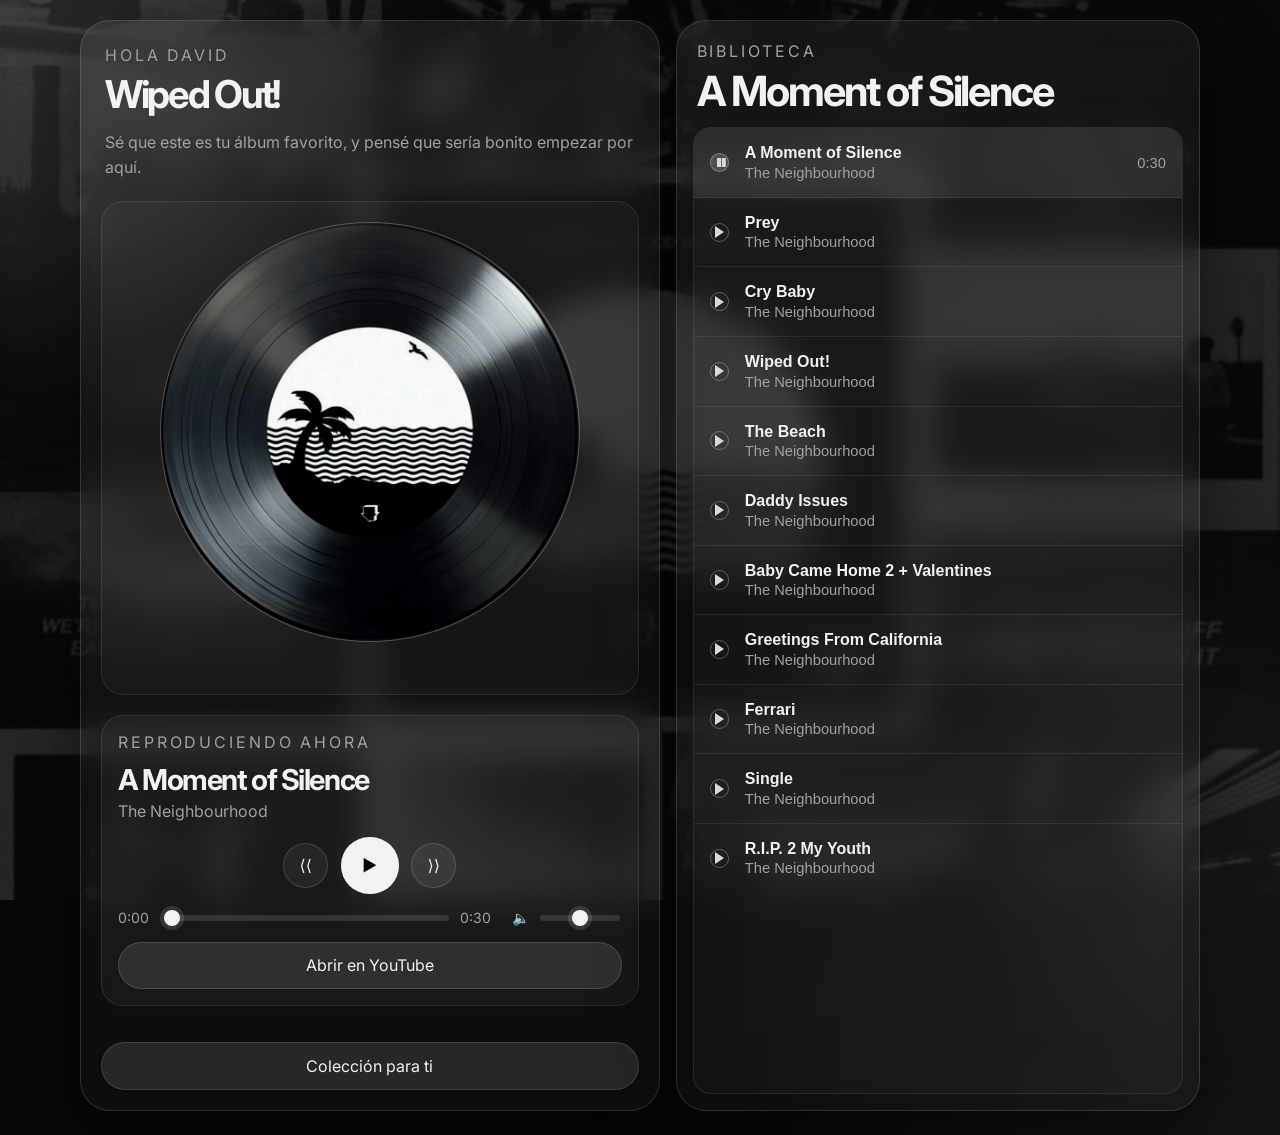
<file: index.html>
<!doctype html>
<html lang="es">

<head>
  <meta charset="UTF-8" />
  <meta name="viewport" content="width=device-width, initial-scale=1.0" />
  <title>Web Music</title>
  <link rel="preconnect" href="https://fonts.googleapis.com" />
  <link rel="preconnect" href="https://fonts.gstatic.com" crossorigin />
  <link href="https://fonts.googleapis.com/css2?family=Inter:wght@400;500;600;700;800&display=swap" rel="stylesheet" />
  <link rel="stylesheet" href="styles.css" />
</head>

<body>
  <div class="background-glow glow-one"></div>
  <div class="background-glow glow-two"></div>

  <main class="app-shell">
    <section class="hero-panel">
      <div class="hero-copy">
        <p class="eyebrow">Hola David</p>
        <h1>Wiped Out!</h1>
        <p class="hero-text">
          Sé que este es tu álbum favorito, y pensé que sería bonito empezar por aquí.
        </p>
      </div>

      <div class="album-card" aria-label="Portada del álbum">
        <div class="album-disc">
          <div class="disc-inner">
            <img id="cover-image" src="portada/Vinilo.png" />
          </div>
        </div>
        <div class="album-message">
          <p id="song-message">
            Aquí aparecerá el mensaje de la canción.
          </p>
        </div>
      </div>
      <section class="player-card" aria-label="Reproductor">
        <div class="player-info">
          <p class="eyebrow">Reproduciendo ahora</p>
          <h3 id="current-title">A Moment of Silence</h3>
          <p id="current-artist">The Neighbourhood</p>
        </div>

        <div class="transport-controls" aria-label="Controles de reproducción">
          <button class="transport-button" id="prev-btn" type="button" aria-label="Canción anterior">⟨⟨</button>
          <button class="transport-button transport-button--primary" id="play-btn" type="button"
            aria-label="Reproducir o pausar">▶</button>
          <button class="transport-button" id="next-btn" type="button" aria-label="Siguiente canción">⟩⟩</button>
        </div>

        <div class="progress-row">
          <span id="current-time">0:00</span>
          <input id="progress" class="progress-bar" type="range" min="0" max="100" value="0"
            aria-label="Progreso de reproducción" />
          <span id="duration">0:00</span>
          <div class="volume-container">
            <span>🔈</span>
            <input id="volume" class="progress-bar" type="range" min="0" max="1" step="0.1" value="1"
              aria-label="Control de volumen" />
          </div>
        </div>
        <a id="youtube-link" class="ghost-button ghost-button--link"
          href="https://youtu.be/X_MJi2JZT9Y?si=LZOxs-9jnB7cyAii" target="_blank" rel="noreferrer">Abrir en YouTube</a>
      </section>
      <button class="ghost-button" type="button" onclick="window.location.href='index2.html'">
        Colección para ti
      </button>
    </section>

    <section class="library-panel" aria-labelledby="library-title">
      <div class="library-header">
        <div>
          <p class="eyebrow">Biblioteca</p>
          <h2 id="library-title">Canciones</h2>
        </div>
      </div>

      <div class="song-list" role="list" aria-label="Canciones disponibles">

        <button class="song-row is-active" type="button" role="listitem" data-audio-src="audio/A Moment of Silence.mp3"
          data-title="A Moment of Silence" data-artist="The Neighbourhood" data-duration="" data-cover=""
          data-youtube-url="https://youtu.be/X_MJi2JZT9Y?si=LZOxs-9jnB7cyAii">
          <span class="play-icon"></span>
          <div class="song-info">
            <strong>A Moment of Silence</strong>
            <span>The Neighbourhood</span>
          </div>
          <span class="song-time"></span>
        </button>

        <button class="song-row" type="button" role="listitem" data-audio-src="audio/Prey.mp3" data-title="Prey"
          data-artist="The Neighbourhood" data-duration="" data-cover=""
          data-youtube-url="https://youtu.be/2IE3T9mcqyM?si=kcVaIrD9ECGJUx4r">
          <span class="play-icon"></span>
          <div class="song-info">
            <strong>Prey</strong>
            <span>The Neighbourhood</span>
          </div>
          <span class="song-time"></span>
        </button>

        <button class="song-row" type="button" role="listitem" data-audio-src="audio/Cry Baby.mp3" data-title="Cry Baby"
          data-artist="The Neighbourhood" data-duration="" data-cover=""
          data-youtube-url="https://youtu.be/r4LGe12tNR8?si=oYWPxXBeQCHHmG9L">
          <span class="play-icon"></span>
          <div class="song-info">
            <strong>Cry Baby</strong>
            <span>The Neighbourhood</span>
          </div>
          <span class="song-time"></span>
        </button>

        <button class="song-row" type="button" role="listitem" data-audio-src="audio/Wiped Out!.mp3"
          data-title="Wiped Out!" data-artist="The Neighbourhood" data-duration="" data-cover=""
          data-youtube-url="https://youtu.be/Z3UCVQIjAJ8?si=EQxbtlF7-bE2CV-W">
          <span class="play-icon"></span>
          <div class="song-info">
            <strong>Wiped Out!</strong>
            <span>The Neighbourhood</span>
          </div>
          <span class="song-time"></span>
        </button>

        <button class="song-row" type="button" role="listitem" data-audio-src="audio/The Beach.mp3"
          data-title="The Beach" data-artist="The Neighbourhood" data-duration="" data-cover=""
          data-youtube-url="https://youtu.be/DujKJ1OaLQE?si=FPn8JjN-559nMz6W">
          <span class="play-icon"></span>
          <div class="song-info">
            <strong>The Beach</strong>
            <span>The Neighbourhood</span>
          </div>
          <span class="song-time"></span>
        </button>

        <button class="song-row" type="button" role="listitem" data-audio-src="audio/Daddy Issues.mp3"
          data-title="Daddy Issues" data-artist="The Neighbourhood" data-duration="" data-cover=""
          data-youtube-url="https://youtu.be/_lMlsPQJs6U?si=nh6zydv7W_WUyDfO">
          <span class="play-icon"></span>
          <div class="song-info">
            <strong>Daddy Issues</strong>
            <span>The Neighbourhood</span>
          </div>
          <span class="song-time"></span>
        </button>

        <button class="song-row" type="button" role="listitem" data-audio-src="audio/Baby Came Home 2 _ Valentines.mp3"
          data-title="Baby Came Home 2 + Valentines" data-artist="The Neighbourhood" data-duration="" data-cover=""
          data-youtube-url="https://youtu.be/Y1INLCftBko?si=MyTrIibpLX4V5cPW">
          <span class="play-icon"></span>
          <div class="song-info">
            <strong>Baby Came Home 2 + Valentines</strong>
            <span>The Neighbourhood</span>
          </div>
          <span class="song-time"></span>
        </button>

        <button class="song-row" type="button" role="listitem" data-audio-src="audio/Greetings From Califournia.mp3"
          data-title="Greetings From California" data-artist="The Neighbourhood" data-duration="" data-cover=""
          data-youtube-url="https://youtu.be/IH0Jb2yWpDA?si=b-KxC_NXCizscCBx">
          <span class="play-icon"></span>
          <div class="song-info">
            <strong>Greetings From California</strong>
            <span>The Neighbourhood</span>
          </div>
          <span class="song-time"></span>
        </button>

        <button class="song-row" type="button" role="listitem" data-audio-src="audio/Ferrari.mp3" data-title="Ferrari"
          data-artist="The Neighbourhood" data-duration="" data-cover=""
          data-youtube-url="https://youtu.be/IH0Jb2yWpDA?si=b-KxC_NXCizscCBx">
          <span class="play-icon"></span>
          <div class="song-info">
            <strong>Ferrari</strong>
            <span>The Neighbourhood</span>
          </div>
          <span class="song-time"></span>
        </button>

        <button class="song-row" type="button" role="listitem" data-audio-src="audio/Single.mp3" data-title="Single"
          data-artist="The Neighbourhood" data-duration="" data-cover=""
          data-youtube-url="https://youtu.be/jbmftUwstS8?si=qcjT_TL4IlT3vNXc">
          <span class="play-icon"></span>
          <div class="song-info">
            <strong>Single</strong>
            <span>The Neighbourhood</span>
          </div>
          <span class="song-time"></span>
        </button>

        <button class="song-row" type="button" role="listitem" data-audio-src="audio/R.I.P. 2 My Youth.mp3"
          data-title="R.I.P. 2 My Youth" data-artist="The Neighbourhood" data-duration="" data-cover=""
          data-youtube-url="https://youtu.be/vKH-rcO6PA8?si=PG-aEHUIAWFCWy7N">
          <span class="play-icon"></span>
          <div class="song-info">
            <strong>R.I.P. 2 My Youth</strong>
            <span>The Neighbourhood</span>
          </div>
          <span class="song-time"></span>
        </button>



      </div>
    </section>
  </main>

  <audio id="player" preload="metadata"></audio>

  <script src="script.js"></script>
</body>

</html>
</file>
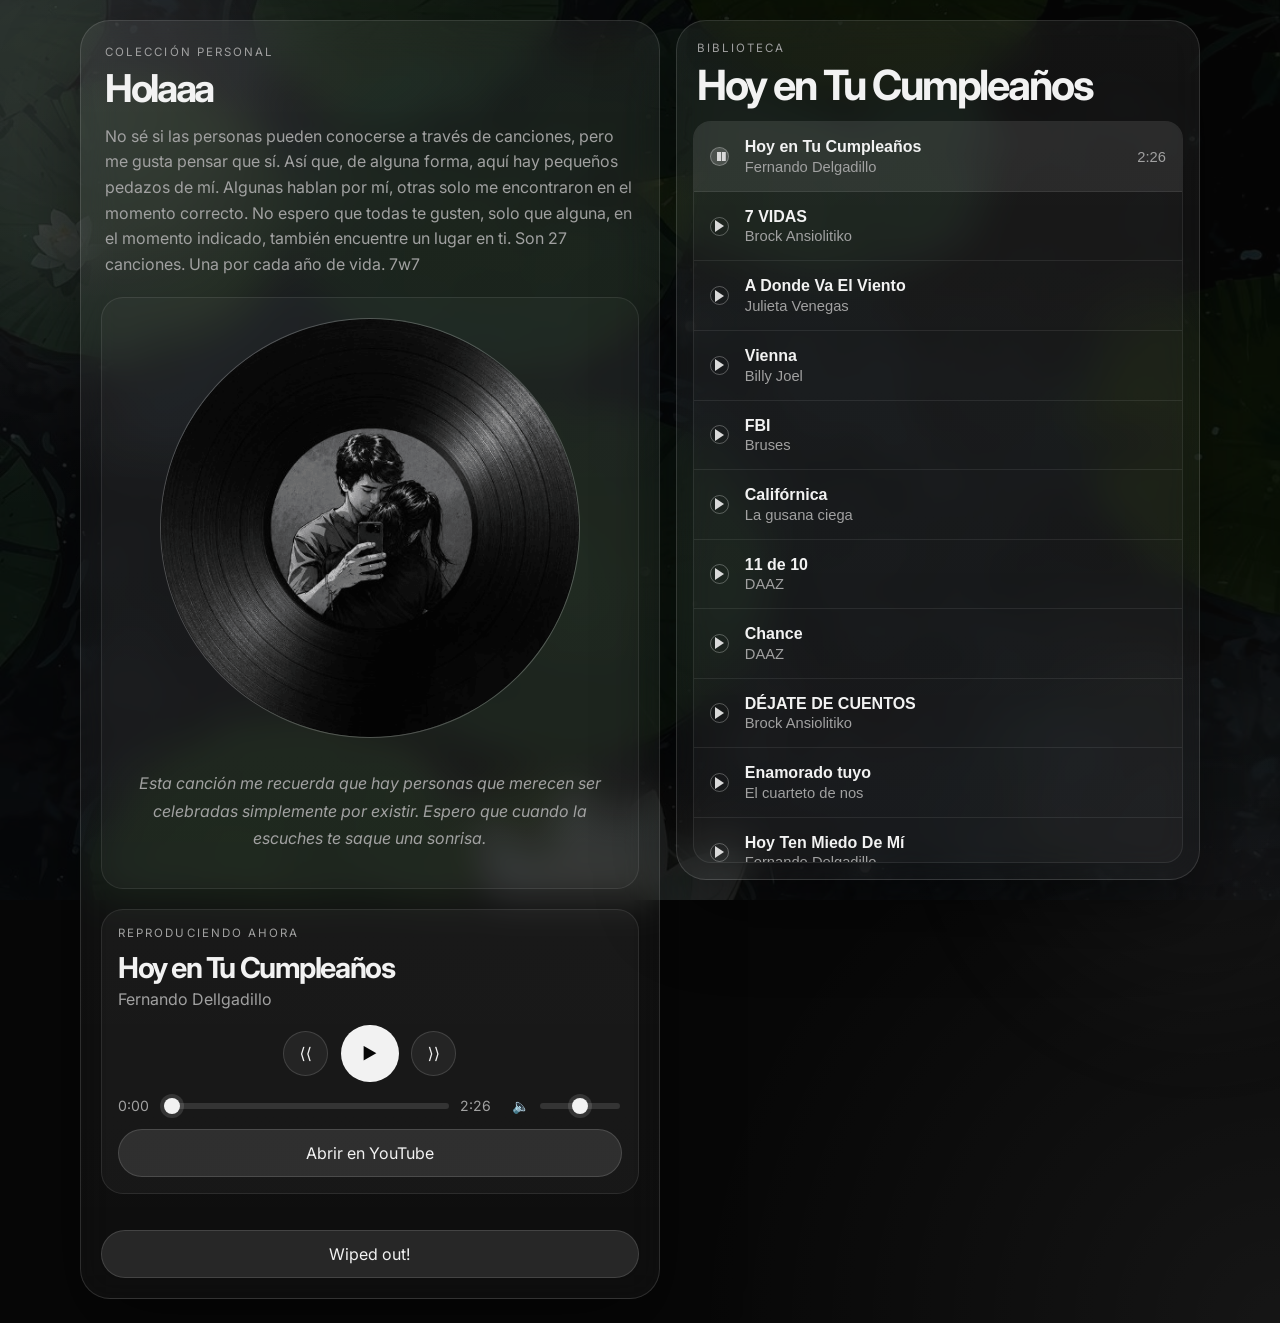
<file: index2.html>
<!doctype html>
<html lang="es">

<head>
  <meta charset="UTF-8" />
  <meta name="viewport" content="width=device-width, initial-scale=1.0" />
  <title>Web Music</title>
  <link rel="preconnect" href="https://fonts.googleapis.com" />
  <link rel="preconnect" href="https://fonts.gstatic.com" crossorigin />
  <link href="https://fonts.googleapis.com/css2?family=Inter:wght@400;500;600;700;800&display=swap" rel="stylesheet" />
  <link rel="stylesheet" href="styles2.css" />
</head>

<body>
  <div class="background-glow glow-one"></div>
  <div class="background-glow glow-two"></div>

  <main class="app-shell">
    <section class="hero-panel">
      <div class="hero-copy">
        <p class="eyebrow">Colección personal</p>
        <h1>Holaaa</h1>
        <p class="hero-text">
          No sé si las personas pueden conocerse a través de canciones, pero me gusta pensar que sí. Así que,
          de alguna forma, aquí hay pequeños pedazos de mí. Algunas hablan por mí, otras solo me encontraron
          en el momento correcto. No espero que todas te gusten, solo que alguna, en el momento indicado,
          también encuentre un lugar en ti.
          Son 27 canciones. Una por cada año de vida. 7w7
        </p>
      </div>

      <div class="album-card" aria-label="Portada del álbum">
        <div class="album-disc">
          <div class="disc-inner">
            <img id="cover-image" src="portada/Vinilo2.png" />
          </div>
        </div>

        <div class="album-message">
          <p id="song-message">
            Aquí aparecerá el mensaje de la canción.
          </p>
        </div>
      </div>
      <section class="player-card" aria-label="Reproductor">
        <div class="player-info">
          <p class="eyebrow">Reproduciendo ahora</p>
          <h3 id="current-title">Hoy en tu cumpleaños</h3>
          <p id="current-artist">Fernando Delgadillo</p>
        </div>

        <div class="transport-controls" aria-label="Controles de reproducción">
          <button class="transport-button" id="prev-btn" type="button" aria-label="Canción anterior">⟨⟨</button>
          <button class="transport-button transport-button--primary" id="play-btn" type="button"
            aria-label="Reproducir o pausar">▶</button>
          <button class="transport-button" id="next-btn" type="button" aria-label="Siguiente canción">⟩⟩</button>
        </div>

        <div class="progress-row">
          <span id="current-time">0:00</span>
          <input id="progress" class="progress-bar" type="range" min="0" max="100" value="0"
            aria-label="Progreso de reproducción" />
          <span id="duration">0:00</span>
          <div class="volume-container">
            <span>🔈</span>
            <input id="volume" class="progress-bar" type="range" min="0" max="1" step="0.1" value="1"
              aria-label="Control de volumen" />
          </div>
        </div>
        <a id="youtube-link" class="ghost-button ghost-button--link"
          href="https://youtu.be/8GUXb0vpPrA?si=OCRlL__b7gZ14XIo" target="_blank" rel="noreferrer">Abrir en YouTube</a>
      </section>
      <button class="ghost-button" type="button" onclick="window.location.href='index.html'">
        Wiped out!
      </button>
    </section>

    <section class="library-panel" aria-labelledby="library-title">
      <div class="library-header">
        <div>
          <p class="eyebrow">Biblioteca</p>
          <h2 id="library-title">Canciones</h2>
        </div>
      </div>

      <div class="song-list" role="list" aria-label="Canciones disponibles">

        <button class="song-row" type="button" role="listitem" data-audio-src="audio/Hoy en Tu Cumpleaños.mp3"
          data-title="Hoy en Tu Cumpleaños" data-artist="Fernando Dellgadillo" data-duration="" data-cover=""
          data-message="Esta canción me recuerda que hay personas que merecen ser celebradas simplemente por existir. Espero que cuando la escuches te saque una sonrisa."
          data-youtube-url="https://youtu.be/jpPmCaoDaqs?si=pRzDAgXwCuL_gTi4">
          <span class="play-icon"></span>
          <div class="song-info">
            <strong>Hoy en Tu Cumpleaños</strong>
            <span>Fernando Delgadillo</span>
          </div>
          <span class="song-time"></span>
        </button>

        <button class="song-row is-active" type="button" role="listitem" data-audio-src="audio/7 VIDAS.mp3"
          data-title="7 VIDAS" data-artist="Brock Ansiolitiko" data-duration="" data-cover=""
          data-message="A veces puedes entregar absolutamente todo y, aun así, no ser suficiente para la persona equivocada. Y eso no significa que tú seas el problema."
          data-youtube-url="https://youtu.be/8GUXb0vpPrA?si=OCRlL__b7gZ14XIo">
          <span class="play-icon" aria-hidden="true"></span>
          <div class="song-info">
            <strong>7 VIDAS</strong>
            <span>Brock Ansiolitiko</span>
          </div>
          <span class="song-time"></span>
        </button>


        <button class="song-row" type="button" role="listitem" data-audio-src="audio/A Donde Va El Viento.mp3"
          data-title="A Donde Va El Viento" data-artist="Julieta Venegas" data-duration="" data-cover=""
          data-message="Me gusta porque me recuerda que hay lugares, personas y momentos que extrañamos, pero volver no siempre significa recuperar lo que fue. Nosotros tampoco somos los mismos."
          data-youtube-url="https://youtu.be/pw8z12mhpAM?si=5Nh6LwIhm4djkv1t">
          <span class="play-icon"></span>
          <div class="song-info">
            <strong>A Donde Va El Viento</strong>
            <span>Julieta Venegas</span>
          </div>
          <span class="song-time"></span>
        </button>

        <button class="song-row" type="button" role="listitem" data-audio-src="audio/Billy Joel - Vienna.mp3"
          data-title="Vienna" data-artist="Billy Joel" data-duration="" data-cover=""
          data-message="A veces olvidamos que no existe un premio por llegar primero. Esta canción es un recordatorio de que también está bien detenerse, respirar y confiar en que las cosas llegarán cuando tengan que llegar."
          data-youtube-url="https://youtu.be/y6lO6aia3go?si=lyV6yvQUZxm0nvkW">
          <span class="play-icon"></span>
          <div class="song-info">
            <strong>Vienna</strong>
            <span>Billy Joel</span>
          </div>
          <span class="song-time"></span>
        </button>

        <button class="song-row" type="button" role="listitem" data-audio-src="audio/Bruses - FBI.mp3" data-title="FBI"
          data-artist="Bruses" data-duration="" data-cover=""
          data-message="No habla de olvidar de un día para otro, sino de seguir caminando, incluso con el peso de lo que ya fue. Al final, hay personas cuya mejor versión es la que dejaron atrás."
          data-youtube-url="https://youtu.be/d5s99WWYyPk?si=nBD2F9xOAFhKZWqY">
          <span class="play-icon"></span>
          <div class="song-info">
            <strong>FBI</strong>
            <span>Bruses</span>
          </div>
          <span class="song-time"></span>
        </button>

        <button class="song-row" type="button" role="listitem" data-audio-src="audio/Califórnica.mp3"
          data-title="Califórnica" data-artist="La gusana ciega" data-duration="" data-cover=""
          data-message="Esta me atrapó por una sola estrofa: Quiero clavar mis colmillos en tu carne morena... pero dicen que nadie te puede tocar. No hay mucho misterio, simplemente me encanta esa parte."
          data-youtube-url="https://youtu.be/i2OOruTFi80?si=rRHGh66Zpa7c8KMe">
          <span class="play-icon"></span>
          <div class="song-info">
            <strong>Califórnica</strong>
            <span>La gusana ciega</span>
          </div>
          <span class="song-time"></span>
        </button>

        <button class="song-row" type="button" role="listitem" data-audio-src="audio/DAAZ - 11 de 10.mp3"
          data-title="11 de 10" data-artist="DAAZ" data-duration="" data-cover=""
          data-message="Daaz es muy directo en su canciones, no hay explicación, disfrutala"
          data-youtube-url="https://youtu.be/8MZb91AWMuk?si=aE01HzHcFDSVEm_Q">
          <span class="play-icon"></span>
          <div class="song-info">
            <strong>11 de 10</strong>
            <span>DAAZ</span>
          </div>
          <span class="song-time"></span>
        </button>

        <button class="song-row" type="button" role="listitem" data-audio-src="audio/DAAZ - Chance.mp3"
          data-title="Chance" data-artist="DAAZ" data-duration="" data-cover=""
          data-message="Esta canción habla de esas posibilidades que nunca terminan de morir, de las historias que quizá no existen todavía, pero que uno sigue imaginando."
          data-youtube-url="https://youtu.be/U9vFC3WoUhg?si=GOdDzkz0IzYRF8Dn">
          <span class="play-icon"></span>
          <div class="song-info">
            <strong>Chance</strong>
            <span>DAAZ</span>
          </div>
          <span class="song-time"></span>
        </button>

        <button class="song-row" type="button" role="listitem"
          data-audio-src="audio/DÉJATE DE CUENTOS -Brock Ansiolitiko.mp3" data-title="DÉJATE DE CUENTOS"
          data-artist="Brock Ansiolitiko" data-duration="" data-cover=""
          data-message="Hace muchas referencias a Disney. Quizá algún día me conozcas un poco mejor y entiendas por qué me gustan tanto las canciones que cuentan historias de esa manera. Espero que también te guste."
          data-youtube-url="https://youtu.be/-UIc417B9Ww?si=EKIumAPcFZ9nGHCZ">
          <span class="play-icon"></span>
          <div class="song-info">
            <strong>DÉJATE DE CUENTOS</strong>
            <span>Brock Ansiolitiko</span>
          </div>
          <span class="song-time"></span>
        </button>

        <button class="song-row" type="button" role="listitem" data-audio-src="audio/Enamorado tuyo.mp3"
          data-title="Enamorado tuyo" data-artist="El cuarteto de nos" data-duration="" data-cover=""
          data-message="Si alguien pregunta... no estoy enamorada."
          data-youtube-url="https://youtu.be/R5cbxTPZNL0?si=8mQXY3stPP23VtYu">
          <span class="play-icon"></span>
          <div class="song-info">
            <strong>Enamorado tuyo</strong>
            <span>El cuarteto de nos</span>
          </div>
          <span class="song-time"></span>
        </button>

        <button class="song-row" type="button" role="listitem"
          data-audio-src="audio/Fernando Delgadillo - Hoy Ten Miedo De Mí.mp3" data-title="Hoy Ten Miedo De Mí"
          data-artist="Fernando Delgadillo" data-duration="" data-cover=""
          data-message="Me encanta enseñársela a mis amigos porque suena tranquila y armoniosa. Básicamente dice: Te amo tanto que deberías tenerme miedo, porque soy demasiado cobarde para decirlo... hasta que un día mis impulsos me ganen."
          data-youtube-url="https://youtu.be/5u8utPO4a9o?si=xX6tKfsgU-WPMShF">
          <span class="play-icon"></span>
          <div class="song-info">
            <strong>Hoy Ten Miedo De Mí</strong>
            <span>Fernando Delgadillo</span>
          </div>
          <span class="song-time"></span>
        </button>

        <button class="song-row" type="button" role="listitem"
          data-audio-src="audio/I wanna be your slave -Måneskin  Kaia Lana.mp3" data-title="I Wanna Be Your Slave"
          data-artist="Måneskin, Kaia Lana" data-duration="" data-cover=""
          data-message="Esta es una joya de Maneskin pero la version en español que hizo esta chica me gusta mucho, solo es una recomendacion."
          data-youtube-url="https://youtu.be/-lIf2Hl7SLM?si=8RxYMzXD2ME18ZTP">
          <span class="play-icon"></span>
          <div class="song-info">
            <strong>I Wanna Be Your Slave</strong>
            <span>Måneskin, Kaia Lana</span>
          </div>
          <span class="song-time"></span>
        </button>

        <button class="song-row" type="button" role="listitem"
          data-audio-src="audio/La La Love You, Axolotes Mexicanos - El Fin Del Mundo.mp3" data-title="El Fin Del Mundo"
          data-artist="La La Love You, Axolotes Mexicanos" data-duration="" data-cover=""
          data-message="Este fue mi descubrimiento del mes. No tengo una explicación profunda: simplemente el ritmo me atrapó."
          data-youtube-url="https://youtu.be/6ZqnmYxXquU?si=cRPbDL_31Vv0-xnu">
          <span class="play-icon"></span>
          <div class="song-info">
            <strong>El Fin Del Mundo</strong>
            <span>La La Love You, Axolotes Mexicanos</span>
          </div>
          <span class="song-time"></span>
        </button>

        <button class="song-row" type="button" role="listitem" data-audio-src="audio/Lasso - Te Veo.mp3"
          data-title="Te Veo" data-artist="Lasso" data-duration="" data-cover=""
          data-message="Habla de amar tanto a alguien que, incluso sabiendo cómo termina la historia, volverías a elegir vivirla exactamente igual."
          data-youtube-url="https://youtu.be/BWZsP6nc8Fs?si=-tVs0KNB3ZuUiLxz">
          <span class="play-icon" aria-hidden="true"></span>
          <div class="song-info">
            <strong>Te Veo</strong>
            <span>Lasso</span>
          </div>
          <span class="song-time"></span>
        </button>

        <button class="song-row" type="button" role="listitem" data-audio-src="audio/No me pidas ser tu amigo.mp3"
          data-title="No me pidas ser tu amigo" data-artist="Fernando Delgadillo" data-duration="" data-cover=""
          data-message="Recomiendo que abras el video en youtube y escuches la historia."
          data-youtube-url="https://youtu.be/CA60fL3heXU?si=HVXjRJT9-m9MHFC6">
          <span class="play-icon" aria-hidden="true"></span>
          <div class="song-info">
            <strong>No me pidas ser tu amigo</strong>
            <span>Fernando Delgadillo</span>
          </div>
          <span class="song-time"></span>
        </button>

        <button class="song-row" type="button" role="listitem" data-audio-src="audio/Los Caligaris - Kilometros.mp3"
          data-title="Kilometros" data-artist="Los Caligaris" data-duration="" data-cover=""
          data-message="Te juro que cada que la escucho en mi mente aparece el pato bailando."
          data-youtube-url="https://youtu.be/pW9MJdTnl5E?si=1nCtL9KwcgwozBYq">
          <span class="play-icon" aria-hidden="true"></span>
          <div class="song-info">
            <strong>Kilometros</strong>
            <span>Los Caligaris</span>
          </div>
          <span class="song-time"></span>
        </button>

        <button class="song-row" type="button" role="listitem"
          data-audio-src="audio/Mi Sobrino Memo - 25 Canciones Para Personas Tristes.mp3" 
          data-title="25 Canciones Para Personas Tristes" data-artist="Mi Sobrino Memo" data-duration="" data-cover=""
          data-message="Es un popurrí. Mi parte favorita empieza en el minuto 3:00; la primera vez me tomó completamente por sorpresa."
          data-youtube-url="https://youtu.be/EwanrCO47Io?si=91USTrkBMPtOhq9q">
          <span class="play-icon" aria-hidden="true"></span>
          <div class="song-info">
            <strong>25 Canciones Para Personas Tristes</strong>
            <span>Mi Sobrino Memo</span>
          </div>
          <span class="song-time"></span>
        </button>

        <button class="song-row" type="button" role="listitem" data-audio-src="audio/Miranda! - Mentía.mp3"
          data-title="Mentía" data-artist="Miranda!" data-duration="" data-cover=""
          data-message="No tengo una explicación elegante. Simplemente es una gran canción"
          data-youtube-url="https://youtu.be/fIhyOeMGQN4?si=2O1qKFTjnomPNDtL">
          <span class="play-icon" aria-hidden="true"></span>
          <div class="song-info">
            <strong>Mentía</strong>
            <span>Miranda!</span>
          </div>
          <span class="song-time"></span>
        </button>

        <button class="song-row" type="button" role="listitem"
          data-audio-src="audio/Miranda! - Tu misterioso alguien.mp3" data-title="Tu misterioso alguien"
          data-artist="Miranda!" data-duration="" data-cover=""
          data-message="Si algún día alguien más llegara a robarte el corazón, creo que preferiría no saber quién fue. Hay misterios que duelen menos cuando siguen siendo misterios."
          data-youtube-url="https://youtu.be/ETJcV3rPO_U?si=_Ys91EFUpEhHVM6D">
          <span class="play-icon" aria-hidden="true"></span>
          <div class="song-info">
            <strong>Tu misterioso alguien</strong>
            <span>Miranda!</span>
          </div>
          <span class="song-time"></span>
        </button>

        <button class="song-row" type="button" role="listitem" data-audio-src="audio/Orión - 1001.mp3" data-title="1001"
          data-artist="Orión" data-duration="" data-cover=""
          data-message="Describe muy bien cómo me siento cuando alguien me gusta. No importa si es la peor idea posible; aun así, quiero ser ese '1001'."
          data-youtube-url="https://youtu.be/VezpS0-IX5E?si=K0R2i1CVLkbtYH6N">
          <span class="play-icon" aria-hidden="true"></span>
          <div class="song-info">
            <strong>1001</strong>
            <span>Orión</span>
          </div>
          <span class="song-time"></span>
        </button>

        <button class="song-row" type="button" role="listitem" data-audio-src="audio/Quién Fuera.mp3"
          data-title="Quién Fuera" data-artist="Silvio Rodriguez" data-duration="" data-cover=""
          data-message="Me gusta por todo lo que dice entre líneas. Cada verso parece hablar de algo distinto y, al mismo tiempo, de lo mismo. A veces me gusta imaginarla como el deseo de convertirse en alguien digno de ser recordado."
          data-youtube-url="https://youtu.be/sOLG_l9sJPM?si=kXpQ9SIgna8NcwGF">
          <span class="play-icon" aria-hidden="true"></span>
          <div class="song-info">
            <strong>Quién Fuera</strong>
            <span>Silvio Rodriguez</span>
          </div>
          <span class="song-time"></span>
        </button>

        <button class="song-row" type="button" role="listitem" data-audio-src="audio/RENEE - Nunca Tristes.mp3"
          data-title="Nunca Tristes" data-artist="RENEE" data-duration="" data-cover=""
          data-message="Tiene algo de rebeldía y mucho de esas ganas de dejar de sobrevivir y empezar a disfrutar la vida."
          data-youtube-url="https://youtu.be/mQHWzvnkqt4?si=FEP5WhVESMUfqV9Z">
          <span class="play-icon" aria-hidden="true"></span>
          <div class="song-info">
            <strong>Nunca Tristes</strong>
            <span>RENEE</span>
          </div>
          <span class="song-time"></span>
        </button>

        <button class="song-row" type="button" role="listitem" data-audio-src="audio/sundial - 24.mp3" data-title="24"
          data-artist="sundial" data-duration="" data-cover=""
          data-message="Crecer también significa descubrir que no siempre tendremos respuestas y que habrá días en los que simplemente sobrevivir ya es suficiente."
          data-youtube-url="https://youtu.be/tg4ztGNTlFQ?si=XCvSSd9kyqCj3VQP">
          <span class="play-icon" aria-hidden="true"></span>
          <div class="song-info">
            <strong>24</strong>
            <span>sundial</span>
          </div>
          <span class="song-time"></span>
        </button>

        <button class="song-row" type="button" role="listitem" data-audio-src="audio/Supermercado.mp3"
          data-title="Supermercado" data-artist="Alejandrina" data-duration="" data-cover=""
          data-message="Me encanta el sonido de la guitarra. Me recuerda lo sencillo que podría ser todo si dejáramos de vivir a la defensiva y bajáramos las armas que cargamos por miedo."
          data-youtube-url="https://youtu.be/X9Dc36hH1KQ?si=PNicYawA5vHuwKL6">
          <span class="play-icon" aria-hidden="true"></span>
          <div class="song-info">
            <strong>Supermercado</strong>
            <span>Alejandrina</span>
          </div>
          <span class="song-time"></span>
        </button>

        <button class="song-row" type="button" role="listitem"
          data-audio-src="audio/The Police - Every Breath You Take.mp3" data-title="Every Breath You Take"
          data-artist="The Police" data-duration="" data-cover=""
          data-message="Muchos la escuchan como una canción romántica, pero en realidad es una mirada inquietante a la obsesión. Habla de alguien incapaz de aceptar una despedida, que convierte el recuerdo en vigilancia y el amor en una necesidad de controlar."
          data-youtube-url="https://youtu.be/OMOGaugKpzs?si=iLGZWXCWAzHMa2bR">
          <span class="play-icon" aria-hidden="true"></span>
          <div class="song-info">
            <strong>Every Breath You Take</strong>
            <span>The Police</span>
          </div>
          <span class="song-time"></span>
        </button>

        <button class="song-row" type="button" role="listitem" data-audio-src="audio/Were.mp3"
          data-title="We're Not Gonna Take It" data-artist="Twisted Sister" data-duration="" data-cover=""
          data-message="Aparece en My Metal Family. Es una canción rebelde, llena de energía y con esa idea simple de que, al final, somos libres."
          data-youtube-url="https://youtu.be/SxplLyMNCOw?si=f964v4fdU9HsAYRt">
          <span class="play-icon" aria-hidden="true"></span>
          <div class="song-info">
            <strong>We're Not Gonna Take It</strong>
            <span>Twisted Sister</span>
          </div>
          <span class="song-time"></span>
        </button>

        <button class="song-row" type="button" role="listitem" data-audio-src="audio/Ves Tal Vez - Algo En Ti.mp3"
          data-title="Algo En Ti" data-artist="Ves Tal Vez" data-duration="" data-cover=""
          data-message="Sí... definitivamente hay algo en ti. ♥"
          data-youtube-url="https://youtu.be/5bqQcS5EIRI?si=0Hrg0mZWpQnpNu8Y">
          <span class="play-icon" aria-hidden="true"></span>
          <div class="song-info">
            <strong>Algo En Ti</strong>
            <span>Ves Tal Vez</span>
          </div>
          <span class="song-time"></span>
        </button>

      </div>
    </section>
  </main>

  <audio id="player" preload="metadata"></audio>

  <script src="script.js"></script>
</body>

</html>
</file>
<file: styles.css>
:root {
  color-scheme: dark;
  --bg: #070707;
  --bg-soft: rgba(20, 20, 20, 0.8);
  --panel: rgba(255, 255, 255, 0.05);
  --panel-strong: rgba(255, 255, 255, 0.08);
  --border: rgba(255, 255, 255, 0.13);
  --text: #f2f2f2;
  --muted: #a1a1a1;
  --accent: #d9d9d9;
  --accent-soft: rgba(217, 217, 217, 0.12);
  --shadow: 0 30px 80px rgba(0, 0, 0, 0.45);
  --radius-xl: 30px;
  --radius-lg: 22px;
  --radius-md: 18px;
  --record-art: none;
}

* {
  box-sizing: border-box;
}

html,
body {
  margin: 0;
  min-height: 100%;
}

body {
  font-family: "Inter", system-ui, sans-serif;
  background:
    radial-gradient(circle at top left, rgba(255, 255, 255, 0.08), transparent 28%),
    radial-gradient(circle at bottom right, rgba(255, 255, 255, 0.06), transparent 32%),
    var(--bg);
  color: var(--text);
  min-height: 100vh;
  min-height: 100dvh;
  overflow-x: hidden;
  position: relative;
}

body::before {
  content: "";
  position: fixed;
  top: 0;
  left: 0;
  width: 100%;
  height: 100dvh;
  inset: 0;

  background-image: url("portada/Fondo.jpg");
  background-size: cover;
  background-position: center;
  background-repeat: no-repeat;

  opacity: 0.15;   /* Ajusta la opacidad aquí */

  z-index: -2;
  will-change: transform;
}

.background-glow {
  position: fixed;
  inset: auto;
  width: 26rem;
  height: 26rem;
  border-radius: 50%;
  filter: blur(70px);
  opacity: 0.28;
  pointer-events: none;
}

.glow-one {
  top: -6rem;
  left: -8rem;
  background: rgba(255, 255, 255, 0.26);
}

.glow-two {
  right: -8rem;
  bottom: -7rem;
  background: rgba(180, 180, 180, 0.18);
}

.app-shell {
  width: min(1120px, calc(100% - 2rem));
  margin: 0 auto;
  padding: 1rem 0 2rem;
  display: grid;
  gap: 1rem;
}

.hero-panel,
.library-panel {
  border: 1px solid var(--border);
  background: linear-gradient(180deg, rgba(255, 255, 255, 0.06), rgba(255, 255, 255, 0.03));
  backdrop-filter: blur(18px);
  box-shadow: var(--shadow);
}

.hero-panel {
  border-radius: var(--radius-xl);
  padding: 1.25rem;
  display: grid;
  gap: 1.25rem;
}

.hero-copy h1,
.library-header h2,
.album-meta h2 {
  margin: 0;
  line-height: 1;
}

.hero-copy h1 {
  font-size: clamp(1.6rem, 3vw, 3rem);
  max-width: 12ch;
  letter-spacing: -0.06em;
}

.hero-text {
  margin: 1rem 0 0;
  max-width: 58ch;
  color: var(--muted);
  line-height: 1.6;
}

.eyebrow,
.album-label {
  margin: 0 0 0.65rem;
  text-transform: uppercase;
  letter-spacing: 0.18em;
  font-size: 1rem;
  color: var(--muted);
}

.album-card {
  display: grid;
  place-items: center;
  gap: 1rem;
  padding: 1.25rem;
  border-radius: var(--radius-lg);
  background: rgba(255, 255, 255, 0.03);
  border: 1px solid rgba(255, 255, 255, 0.09);
}

.album-disc {
  width: min(100%, 420px);
  aspect-ratio: 1;
  border-radius: 50%;
  border: 1px solid rgba(255, 255, 255, 0.22);
  display: grid;
  place-items: center;
  background:
    radial-gradient(circle at center, rgba(255, 255, 255, 0.11) 0 8%, transparent 9% 14%, rgba(255, 255, 255, 0.06) 15% 22%, transparent 23% 100%),
    radial-gradient(circle at center, rgba(255, 255, 255, 0.05), rgba(255, 255, 255, 0.01) 60%, rgba(255, 255, 255, 0.03));
  padding: 1.1rem;
  position: relative;
  overflow: hidden;
}

.album-disc::before {
  content: "";
  position: absolute;
  inset: 0;
  border-radius: 50%;
  background:
    radial-gradient(circle at center, transparent 0 33%, rgba(0, 0, 0, 0.34) 34% 36%, transparent 37% 100%),
    radial-gradient(circle at center, rgba(255, 255, 255, 0.03), rgba(255, 255, 255, 0) 64%),
    var(--record-art);
  background-size: cover;
  background-position: center;
  background-repeat: no-repeat;
  animation: none;
  z-index: 0;
}

.disc-inner {
  width: 70%;
  height: 100%;
  border-radius: 100%;
  border: 1px solid rgba(255, 255, 255, 0.12);
  display: grid;
  place-items: center;
  text-align: center;
  color: var(--muted);
  letter-spacing: 0.12em;
  text-transform: uppercase;
  font-size: 0.8rem;
  background: rgba(0, 0, 0, 0.2);
  backdrop-filter: blur(2px);
  /* overflow: hidden; */
  position: relative;
  z-index: 1;
}

.disc-inner img {
  width: 170%;
  height: 100%;
  object-fit: cover;
  display: block;
  /* transform: translate(1px, -100px); */
  transform: translate(0%, -8%);
}

.album-meta {
  text-align: center;
  max-width: 36rem;
}

.album-meta h2 {
  font-size: clamp(1.6rem, 3vw, 2.4rem);
  margin-bottom: 0.45rem;
}

.album-meta p {
  margin: 0;
  color: var(--muted);
  line-height: 1.55;
}

.library-panel {
  border-radius: var(--radius-xl);
  padding: 1rem;
}

.player-card {
  margin-bottom: 1rem;
  padding: 1rem;
  border-radius: var(--radius-lg);
  border: 1px solid rgba(255, 255, 255, 0.09);
  background: rgba(255, 255, 255, 0.04);
  display: grid;
  gap: 0.95rem;
}

.player-info h3 {
  margin: 0;
  font-size: clamp(1.25rem, 3vw, 1.8rem);
  letter-spacing: -0.05em;
}

.player-info p:last-child {
  margin: 0.25rem 0 0;
  color: var(--muted);
}

.transport-controls {
  display: flex;
  align-items: center;
  justify-content: center;
  gap: 0.8rem;
}

.transport-button {
  width: 2.8rem;
  height: 2.8rem;
  border-radius: 50%;
  border: 1px solid rgba(255, 255, 255, 0.14);
  background: rgba(255, 255, 255, 0.05);
  color: var(--text);
  font: inherit;
  display: grid;
  place-items: center;
  cursor: pointer;
}

.transport-button--primary {
  width: 3.6rem;
  height: 3.6rem;
  background: var(--text);
  color: var(--bg);
  font-weight: 700;
}

.progress-row {
  display: grid;
  grid-template-columns: auto 1fr auto;
  align-items: center;
  gap: 0.8rem;
  color: var(--muted);
  font-size: 0.88rem;
}

.progress-bar {
  width: 100%;
  appearance: none;
  height: 0.35rem;
  border-radius: 999px;
  background: rgba(255, 255, 255, 0.12);
  outline: none;
}

.progress-bar::-webkit-slider-thumb {
  appearance: none;
  width: 1rem;
  height: 1rem;
  border-radius: 50%;
  background: var(--text);
  border: 0;
  box-shadow: 0 0 0 4px rgba(255, 255, 255, 0.12);
}

.progress-bar::-moz-range-thumb {
  width: 1rem;
  height: 1rem;
  border-radius: 50%;
  background: var(--text);
  border: 0;
  box-shadow: 0 0 0 4px rgba(255, 255, 255, 0.12);
}

.library-header {
  display: flex;
  align-items: end;
  justify-content: space-between;
  gap: 1rem;
  padding: 0.25rem 0.25rem 0.9rem;
}

.library-header h2 {
  font-size: clamp(1.6rem, 4vw, 2.6rem);
  letter-spacing: -0.05em;
}

.ghost-button {
  appearance: none;
  border: 1px solid var(--border);
  background: var(--accent-soft);
  color: var(--text);
  border-radius: 999px;
  padding: 0.8rem 1.1rem;
  font: inherit;
  cursor: pointer;
}


.ghost-button--link {
  display: inline-flex;
  align-items: center;
  justify-content: center;
  text-decoration: none;
}

.song-list {
  border-radius: calc(var(--radius-lg) - 4px);
  overflow: hidden;
  border: 1px solid rgba(255, 255, 255, 0.08);
  background: rgba(255, 255, 255, 0.03);
}

.song-row {
  width: 100%;
  display: grid;
  grid-template-columns: auto 1fr auto;
  align-items: center;
  gap: 1rem;
  padding: 1rem 1rem;
  border: 0;
  border-bottom: 1px solid rgba(255, 255, 255, 0.08);
  background: transparent;
  color: inherit;
  text-align: left;
  cursor: pointer;
}

.song-row:last-child {
  border-bottom: 0;
}

.song-row:hover,
.song-row:focus-visible,
.song-row.is-active {
  background: rgba(255, 255, 255, 0.07);
  outline: none;
}

.song-row.is-active .play-icon {
  background: rgba(255, 255, 255, 0.14);
}

.song-row.is-active .play-icon::before {
  width: 0.22rem;
  height: 0.52rem;
  border: 0;
  background: var(--accent);
  margin: 0;
  box-shadow: 0.3rem 0 0 var(--accent);
}

body.is-playing .album-disc {
  animation: record-spin 7s linear infinite;
}

@keyframes record-spin {
  from {
    transform: rotate(0deg);
  }
  to {
    transform: rotate(360deg);
  }
}

.play-icon {
  width: 1.2rem;
  height: 1.2rem;
  border-radius: 50%;
  border: 1px solid rgba(255, 255, 255, 0.28);
  display: inline-grid;
  place-items: center;
  position: relative;
}

.play-icon::before {
  content: "";
  width: 0;
  height: 0;
  border-top: 6px solid transparent;
  border-bottom: 6px solid transparent;
  border-left: 9px solid var(--accent);
  margin-left: 0.1rem;
}

.song-info {
  display: grid;
  gap: 0.16rem;
}

.song-info strong {
  font-size: 1rem;
  font-weight: 600;
}

.song-info span,
.song-time {
  color: var(--muted);
  font-size: 0.92rem;
}

.youtube-player {
  width: 100%;
  aspect-ratio: 16 / 9;
  border-radius: 18px;
  overflow: hidden;
  border: 1px solid rgba(255, 255, 255, 0.1);
  background: #000;
}

@media (min-width: 860px) {
  .app-shell {
    min-height: 100vh;
    padding: 1.25rem 0 1.5rem;
    grid-template-columns: minmax(0, 1.05fr) minmax(0, 0.95fr);
    align-items: stretch;
  }

  .hero-panel {
    min-height: calc(100vh - 2.75rem);
    grid-template-rows: auto 1fr;
  }

  .hero-copy {
    align-self: start;
    padding: 0.25rem 0.25rem 0 0.25rem;
  }

  .album-card {
    align-self: end;
  }

  .library-panel {
    min-height: calc(100vh - 2.75rem);
    display: grid;
    grid-template-rows: auto 1fr;
  }

  .player-card {
    align-self: start;
  }

  .song-list {
    height: 100%;
    overflow: auto;
  }
}

@media (max-width: 859px) {
  .hero-copy h1 {
    max-width: 16ch;
  }

  .library-header {
    align-items: start;
    flex-direction: column;
  }
}

@media (orientation: landscape) and (max-width: 900px) {
  .app-shell {
    grid-template-columns: minmax(0, 0.9fr) minmax(0, 1.1fr);
    align-items: start;
  }

  .hero-panel {
    grid-template-columns: minmax(0, 1fr) minmax(220px, 0.72fr);
    align-items: center;
  }

  .hero-copy h1 {
    max-width: 11ch;
  }

  .album-card {
    padding: 0.95rem;
  }

  .album-disc {
    width: min(100%, 300px);
  }

  .library-panel {
    height: calc(100vh - 2rem);
  }

  .player-card {
    grid-template-columns: minmax(0, 1fr) auto;
    align-items: center;
  }

  .progress-row {
    grid-column: 1 / -1;
  }

  .song-row {
    padding: 0.9rem 1rem;
  }
}

@media (orientation: portrait) and (max-width: 700px) {
  .app-shell {
    width: min(100% - 1rem, 1000px);
  }

  .hero-panel,
  .library-panel {
    border-radius: 24px;
  }

  .album-disc {
    width: min(100%, 250px);
  }

  .song-row {
    grid-template-columns: auto 1fr;
  }

  .song-time {
    grid-column: 2;
    justify-self: start;
    margin-top: -0.2rem;
  }
}

@media (max-width: 520px) {
  .app-shell {
    width: min(100% - 0.75rem, 1000px);
    padding-top: 0.75rem;
  }

  .hero-panel,
  .library-panel {
    padding: 0.9rem;
  }

  .player-card {
    padding: 0.85rem;
  }

  .hero-copy h1 {
    font-size: clamp(2rem, 11vw, 3rem);
  }

  .song-row {
    gap: 0.75rem;
    padding: 0.95rem 0.8rem;
  }

  .song-info strong {
    font-size: 0.95rem;
  }
}

/* Agrega esto al final de tu archivo styles.css */
.volume-row {
  display: grid;
  grid-template-columns: auto 1fr auto;
  align-items: center;
  gap: 0.8rem;
  color: var(--muted);
  font-size: 0.88rem;
  margin-top: 0.5rem;
}

.progress-row {
  grid-template-columns: auto 1fr auto auto; /* Añadimos una columna extra */
  gap: 0.8rem;
}

.volume-container {
  display: flex;
  align-items: center;
  gap: 0.5rem;
  margin-left: 0.5rem;
}

.volume-container input {
  width: 80px; /* Tamaño compacto para el control de volumen */
  cursor: pointer;
}
</file>
<file: styles2.css>
:root {
  color-scheme: dark;
  --bg: #070707;
  --bg-soft: rgba(20, 20, 20, 0.8);
  --panel: rgba(255, 255, 255, 0.05);
  --panel-strong: rgba(255, 255, 255, 0.08);
  --border: rgba(255, 255, 255, 0.13);
  --text: #f2f2f2;
  --muted: #a1a1a1;
  --accent: #d9d9d9;
  --accent-soft: rgba(217, 217, 217, 0.12);
  --shadow: 0 30px 80px rgba(0, 0, 0, 0.45);
  --radius-xl: 30px;
  --radius-lg: 22px;
  --radius-md: 18px;
  --record-art: none;
}

* {
  box-sizing: border-box;
}

html,
body {
  margin: 0;
  min-height: 100%;
}

body {
  font-family: "Inter", system-ui, sans-serif;
  background:
    radial-gradient(circle at top left, rgba(255, 255, 255, 0.08), transparent 28%),
    radial-gradient(circle at bottom right, rgba(255, 255, 255, 0.06), transparent 32%),
    var(--bg);
  color: var(--text);
  min-height: 100vh;
  min-height: 100dvh;
  overflow-x: hidden;
  position: relative;
}

body::before {
  content: "";
  position: fixed;
  top: 0;
  left: 0;
  width: 100%;
  height: 100dvh;
  inset: 0;

  background-image: url("portada/Fondo 2.jpg");
  background-size: cover;
  background-position: center;
  background-repeat: no-repeat;

  opacity: 0.15;   /* Ajusta la opacidad aquí */

  z-index: -2;
  will-change: transform;
}

.background-glow {
  position: fixed;
  inset: auto;
  width: 26rem;
  height: 26rem;
  border-radius: 50%;
  filter: blur(70px);
  opacity: 0.28;
  pointer-events: none;
}

.glow-one {
  top: -6rem;
  left: -8rem;
  background: rgba(255, 255, 255, 0.26);
}

.glow-two {
  right: -8rem;
  bottom: -7rem;
  background: rgba(180, 180, 180, 0.18);
}

.app-shell {
  width: min(1120px, calc(100% - 2rem));
  margin: 0 auto;
  padding: 1rem 0 2rem;
  display: grid;
  gap: 1rem;
}

.hero-panel,
.library-panel {
  border: 1px solid var(--border);
  background: linear-gradient(180deg, rgba(255, 255, 255, 0.06), rgba(255, 255, 255, 0.03));
  backdrop-filter: blur(18px);
  box-shadow: var(--shadow);
}

.hero-panel {
  border-radius: var(--radius-xl);
  padding: 1.25rem;
  display: grid;
  gap: 1.25rem;
}

.hero-copy h1,
.library-header h2,
.album-meta h2 {
  margin: 0;
  line-height: 1;
}

.hero-copy h1 {
  font-size: clamp(1.6rem, 3vw, 3rem);
  max-width: 12ch;
  letter-spacing: -0.06em;
}

.hero-text {
  margin: 1rem 0 0;
  max-width: 58ch;
  color: var(--muted);
  line-height: 1.6;
}

.album-message{
    padding: 1rem;
    text-align: center;
}

#song-message{
    color: var(--muted);
    font-size: 1rem;
    line-height: 1.7;
    font-style: italic;
    max-width: 500px;
    margin: 0 auto;
}

.eyebrow,
.album-label {
  margin: 0 0 0.65rem;
  text-transform: uppercase;
  letter-spacing: 0.18em;
  font-size: 0.72rem;
  color: var(--muted);
}

.album-card {
  display: grid;
  place-items: center;
  gap: 1rem;
  padding: 1.25rem;
  border-radius: var(--radius-lg);
  background: rgba(255, 255, 255, 0.03);
  border: 1px solid rgba(255, 255, 255, 0.09);
}

.album-disc {
  width: min(100%, 420px);
  aspect-ratio: 1;
  border-radius: 50%;
  border: 1px solid rgba(255, 255, 255, 0.22);
  display: grid;
  place-items: center;
  background:
    radial-gradient(circle at center, rgba(255, 255, 255, 0.11) 0 8%, transparent 9% 14%, rgba(255, 255, 255, 0.06) 15% 22%, transparent 23% 100%),
    radial-gradient(circle at center, rgba(255, 255, 255, 0.05), rgba(255, 255, 255, 0.01) 60%, rgba(255, 255, 255, 0.03));
  padding: 1.1rem;
  position: relative;
  overflow: hidden;
}

.album-disc::before {
  content: "";
  position: absolute;
  inset: 0;
  border-radius: 50%;
  background:
    radial-gradient(circle at center, transparent 0 33%, rgba(0, 0, 0, 0.34) 34% 36%, transparent 37% 100%),
    radial-gradient(circle at center, rgba(255, 255, 255, 0.03), rgba(255, 255, 255, 0) 64%),
    var(--record-art);
  background-size: cover;
  background-position: center;
  background-repeat: no-repeat;
  animation: none;
  z-index: 0;
}

.disc-inner {
  width: 70%;
  height: 100%;
  border-radius: 100%;
  border: 1px solid rgba(255, 255, 255, 0.12);
  display: grid;
  place-items: center;
  text-align: center;
  color: var(--muted);
  letter-spacing: 0.12em;
  text-transform: uppercase;
  font-size: 0.8rem;
  background: rgba(0, 0, 0, 0.2);
  backdrop-filter: blur(2px);
  /* overflow: hidden; */
  position: relative;
  z-index: 1;
}

.disc-inner img {
  width: 170%;
  height: 100%;
  object-fit: cover;
  display: block;
  /* transform: translate(1px, -100px); */
  transform: translate(0%, -8%);
}

.album-meta {
  text-align: center;
  max-width: 36rem;
}

.album-meta h2 {
  font-size: clamp(1.6rem, 3vw, 2.4rem);
  margin-bottom: 0.45rem;
}

.album-meta p {
  margin: 0;
  color: var(--muted);
  line-height: 1.55;
}

.library-panel {
  border-radius: var(--radius-xl);
  padding: 1rem;
}

.player-card {
  margin-bottom: 1rem;
  padding: 1rem;
  border-radius: var(--radius-lg);
  border: 1px solid rgba(255, 255, 255, 0.09);
  background: rgba(255, 255, 255, 0.04);
  display: grid;
  gap: 0.95rem;
}

.player-info h3 {
  margin: 0;
  font-size: clamp(1.25rem, 3vw, 1.8rem);
  letter-spacing: -0.05em;
}

.player-info p:last-child {
  margin: 0.25rem 0 0;
  color: var(--muted);
}

.transport-controls {
  display: flex;
  align-items: center;
  justify-content: center;
  gap: 0.8rem;
}

.transport-button {
  width: 2.8rem;
  height: 2.8rem;
  border-radius: 50%;
  border: 1px solid rgba(255, 255, 255, 0.14);
  background: rgba(255, 255, 255, 0.05);
  color: var(--text);
  font: inherit;
  display: grid;
  place-items: center;
  cursor: pointer;
}

.transport-button--primary {
  width: 3.6rem;
  height: 3.6rem;
  background: var(--text);
  color: var(--bg);
  font-weight: 700;
}

.progress-row {
  display: grid;
  grid-template-columns: auto 1fr auto;
  align-items: center;
  gap: 0.8rem;
  color: var(--muted);
  font-size: 0.88rem;
}

.progress-bar {
  width: 100%;
  appearance: none;
  height: 0.35rem;
  border-radius: 999px;
  background: rgba(255, 255, 255, 0.12);
  outline: none;
}

.progress-bar::-webkit-slider-thumb {
  appearance: none;
  width: 1rem;
  height: 1rem;
  border-radius: 50%;
  background: var(--text);
  border: 0;
  box-shadow: 0 0 0 4px rgba(255, 255, 255, 0.12);
}

.progress-bar::-moz-range-thumb {
  width: 1rem;
  height: 1rem;
  border-radius: 50%;
  background: var(--text);
  border: 0;
  box-shadow: 0 0 0 4px rgba(255, 255, 255, 0.12);
}

.library-header {
  display: flex;
  align-items: end;
  justify-content: space-between;
  gap: 1rem;
  padding: 0.25rem 0.25rem 0.9rem;
}

.library-header h2 {
  font-size: clamp(1.6rem, 4vw, 2.6rem);
  letter-spacing: -0.05em;
}

.ghost-button {
  appearance: none;
  border: 1px solid var(--border);
  background: var(--accent-soft);
  color: var(--text);
  border-radius: 999px;
  padding: 0.8rem 1.1rem;
  font: inherit;
  cursor: pointer;
}


.ghost-button--link {
  display: inline-flex;
  align-items: center;
  justify-content: center;
  text-decoration: none;
}

.song-list {
  border-radius: calc(var(--radius-lg) - 4px);
  overflow: hidden;
  border: 1px solid rgba(255, 255, 255, 0.08);
  background: rgba(255, 255, 255, 0.03);
}

.song-row {
  width: 100%;
  display: grid;
  grid-template-columns: auto 1fr auto;
  align-items: center;
  gap: 1rem;
  padding: 1rem 1rem;
  border: 0;
  border-bottom: 1px solid rgba(255, 255, 255, 0.08);
  background: transparent;
  color: inherit;
  text-align: left;
  cursor: pointer;
}

.song-row:last-child {
  border-bottom: 0;
}

.song-row:hover,
.song-row:focus-visible,
.song-row.is-active {
  background: rgba(255, 255, 255, 0.07);
  outline: none;
}

.song-row.is-active .play-icon {
  background: rgba(255, 255, 255, 0.14);
}

.song-row.is-active .play-icon::before {
  width: 0.22rem;
  height: 0.52rem;
  border: 0;
  background: var(--accent);
  margin: 0;
  box-shadow: 0.3rem 0 0 var(--accent);
}

body.is-playing .album-disc {
  animation: record-spin 7s linear infinite;
}

@keyframes record-spin {
  from {
    transform: rotate(0deg);
  }
  to {
    transform: rotate(360deg);
  }
}

.play-icon {
  width: 1.2rem;
  height: 1.2rem;
  border-radius: 50%;
  border: 1px solid rgba(255, 255, 255, 0.28);
  display: inline-grid;
  place-items: center;
  position: relative;
}

.play-icon::before {
  content: "";
  width: 0;
  height: 0;
  border-top: 6px solid transparent;
  border-bottom: 6px solid transparent;
  border-left: 9px solid var(--accent);
  margin-left: 0.1rem;
}

.song-info {
  display: grid;
  gap: 0.16rem;
}

.song-info strong {
  font-size: 1rem;
  font-weight: 600;
}

.song-info span,
.song-time {
  color: var(--muted);
  font-size: 0.92rem;
}

.youtube-player {
  width: 100%;
  aspect-ratio: 16 / 9;
  border-radius: 18px;
  overflow: hidden;
  border: 1px solid rgba(255, 255, 255, 0.1);
  background: #000;
}

@media (min-width: 860px) {
  .app-shell {
    min-height: 100vh;
    padding: 1.25rem 0 1.5rem;
    grid-template-columns: minmax(0, 1.05fr) minmax(0, 0.95fr);
    align-items: stretch;
  }

  .hero-panel {
    
    min-height: calc(100vh - 2.75rem);
    grid-template-rows: auto 1fr;
  }

  .hero-copy {
    align-self: start;
    padding: 0.25rem 0.25rem 0 0.25rem;
  }

  .album-card {
    align-self: end;
  }

  .library-panel {
    display: flex;
    flex-direction: column;
    height: calc(100vh - 2.5rem);
    /*min-height: calc(100vh - 2.75rem);
    display: grid;
    grid-template-rows: auto 1fr;*/
  }

  .player-card {
    align-self: start;
  }

  .song-list {
    
    flex: 1;
    overflow-y: auto;
    min-height: 0;
    /*height: 100%;
    overflow: auto;*/
  }
}

@media (max-width: 859px) {
  .hero-copy h1 {
    max-width: 16ch;
  }

  .library-header {
    align-items: start;
    flex-direction: column;
  }
}

@media (orientation: landscape) and (max-width: 900px) {
  .app-shell {
    grid-template-columns: minmax(0, 0.9fr) minmax(0, 1.1fr);
    align-items: start;
  }

  .hero-panel {
    grid-template-columns: minmax(0, 1fr) minmax(220px, 0.72fr);
    align-items: center;
  }

  .hero-copy h1 {
    max-width: 11ch;
  }

  .album-card {
    padding: 0.95rem;
  }

  .album-disc {
    width: min(100%, 300px);
  }

  .library-panel {
    height: calc(100vh - 2rem);
  }

  .player-card {
    grid-template-columns: minmax(0, 1fr) auto;
    align-items: center;
  }

  .progress-row {
    grid-column: 1 / -1;
  }

  .song-row {
    padding: 0.9rem 1rem;
  }
}

@media (orientation: portrait) and (max-width: 700px) {
  .app-shell {
    width: min(100% - 1rem, 1000px);
  }

  .hero-panel,
  .library-panel {
    border-radius: 24px;
  }

  .album-disc {
    width: min(100%, 250px);
  }

  .song-row {
    grid-template-columns: auto 1fr;
  }

  .song-time {
    grid-column: 2;
    justify-self: start;
    margin-top: -0.2rem;
  }
}

@media (max-width: 520px) {
  .app-shell {
    width: min(100% - 0.75rem, 1000px);
    padding-top: 0.75rem;
  }

  .hero-panel,
  .library-panel {
    padding: 0.9rem;
  }

  .player-card {
    padding: 0.85rem;
  }

  .hero-copy h1 {
    font-size: clamp(2rem, 11vw, 3rem);
  }

  .song-row {
    gap: 0.75rem;
    padding: 0.95rem 0.8rem;
  }

  .song-info strong {
    font-size: 0.95rem;
  }
}

/* Agrega esto al final de tu archivo styles.css */
.volume-row {
  display: grid;
  grid-template-columns: auto 1fr auto;
  align-items: center;
  gap: 0.8rem;
  color: var(--muted);
  font-size: 0.88rem;
  margin-top: 0.5rem;
}

.progress-row {
  grid-template-columns: auto 1fr auto auto; /* Añadimos una columna extra */
  gap: 0.8rem;
}

.volume-container {
  display: flex;
  align-items: center;
  gap: 0.5rem;
  margin-left: 0.5rem;
}

.volume-container input {
  width: 80px; /* Tamaño compacto para el control de volumen */
  cursor: pointer;
}
</file>
